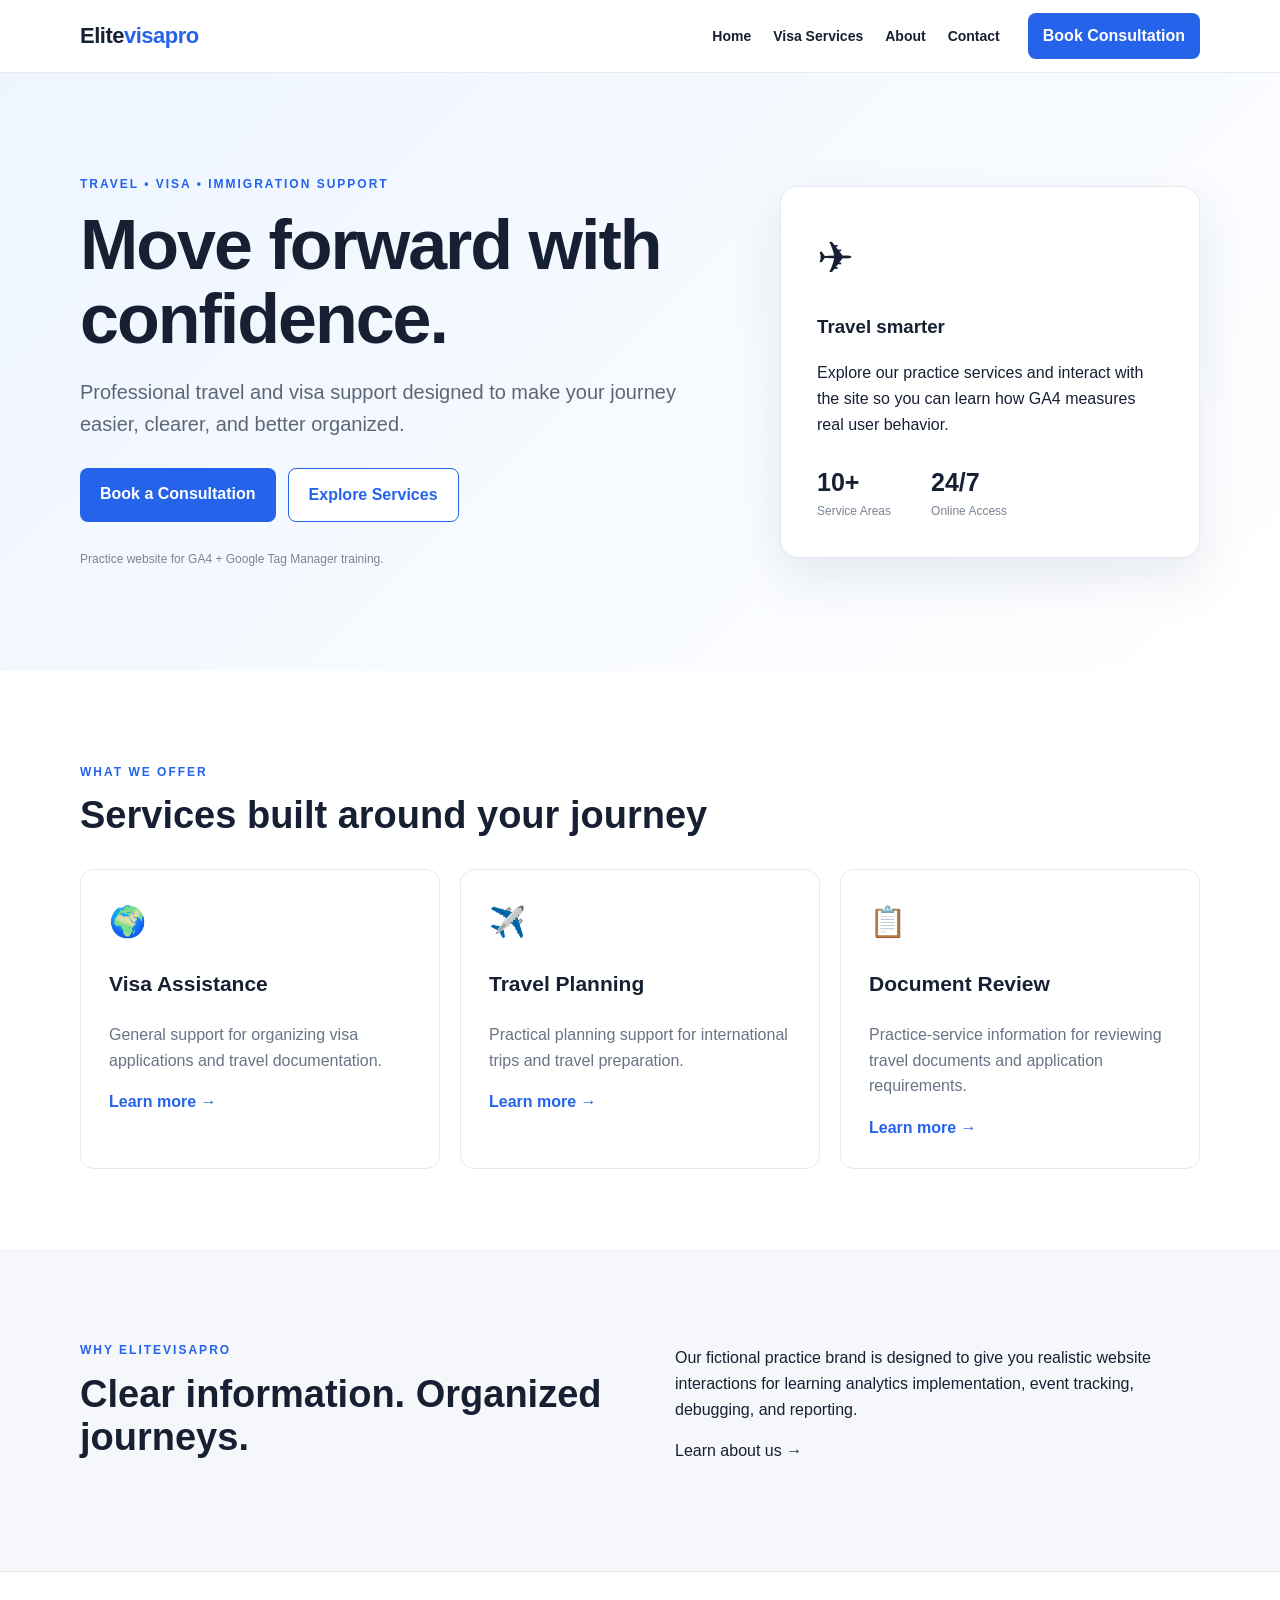
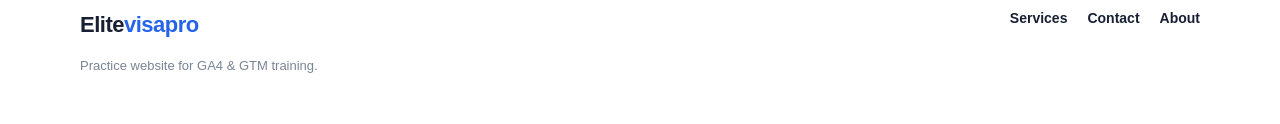
<file: index.html>
<!DOCTYPE html>
<html lang="en">
<head>
  <!-- Google tag (gtag.js) -->
<script async src="https://www.googletagmanager.com/gtag/js?id=G-2C9ENRMX5R"></script>
<script>
  window.dataLayer = window.dataLayer || [];
  function gtag(){dataLayer.push(arguments);}
  gtag('js', new Date());

  gtag('config', 'G-2C9ENRMX5R');
</script>
<meta charset="UTF-8">
<meta name="viewport" content="width=device-width, initial-scale=1.0">
  <title>Elitevisapro | Travel & Immigration Services</title>
<meta name="description" content="Elitevisapro helps travelers and businesses navigate visa and travel services with clear guidance and professional support.">
<link rel="stylesheet" href="style.css">
</head>
<body>
<header class="site-header">
  <div class="container nav">
    <a class="logo" href="index.html">Elite<span>visapro</span></a>
    <nav>
      <a href="index.html">Home</a>
      <a href="services.html">Visa Services</a>
      <a href="about.html">About</a>
      <a href="contact.html">Contact</a>
    </nav>
    <a class="btn btn-small" href="contact.html#consultation">Book Consultation</a>
  </div>
</header>

<main>
<section class="hero">
  <div class="container hero-grid">
    <div>
      <p class="eyebrow">TRAVEL • VISA • IMMIGRATION SUPPORT</p>
      <h1>Move forward with confidence.</h1>
      <p class="hero-text">Professional travel and visa support designed to make your journey easier, clearer, and better organized.</p>
      <div class="hero-actions">
        <a class="btn" href="contact.html#consultation" data-cta="book_consultation">Book a Consultation</a>
        <a class="btn btn-outline" href="services.html" data-cta="view_services">Explore Services</a>
      </div>
      <p class="small-note">Practice website for GA4 + Google Tag Manager training.</p>
    </div>
    <div class="hero-card">
      <div class="passport-icon">✈</div>
      <h3>Travel smarter</h3>
      <p>Explore our practice services and interact with the site so you can learn how GA4 measures real user behavior.</p>
      <div class="stats"><div><strong>10+</strong><span>Service Areas</span></div><div><strong>24/7</strong><span>Online Access</span></div></div>
    </div>
  </div>
</section>

<section class="section">
  <div class="container">
    <p class="eyebrow">WHAT WE OFFER</p>
    <h2>Services built around your journey</h2>
    <div class="cards">
      <article class="card"><span>🌍</span><h3>Visa Assistance</h3><p>General support for organizing visa applications and travel documentation.</p><a href="services.html#visa" data-service="visa_assistance">Learn more →</a></article>
      <article class="card"><span>✈️</span><h3>Travel Planning</h3><p>Practical planning support for international trips and travel preparation.</p><a href="services.html#travel" data-service="travel_planning">Learn more →</a></article>
      <article class="card"><span>📋</span><h3>Document Review</h3><p>Practice-service information for reviewing travel documents and application requirements.</p><a href="services.html#documents" data-service="document_review">Learn more →</a></article>
    </div>
  </div>
</section>

<section class="section band">
  <div class="container split">
    <div><p class="eyebrow">WHY ELITEVISAPRO</p><h2>Clear information. Organized journeys.</h2></div>
    <div><p>Our fictional practice brand is designed to give you realistic website interactions for learning analytics implementation, event tracking, debugging, and reporting.</p><a class="text-link" href="about.html">Learn about us →</a></div>
  </div>
</section>
</main>
<footer><div class="container footer"><div><a class="logo" href="index.html">Elite<span>visapro</span></a><p>Practice website for GA4 & GTM training.</p></div><div><a href="services.html">Services</a><a href="contact.html">Contact</a><a href="about.html">About</a></div></div></footer>
</body>
</html>
</file>
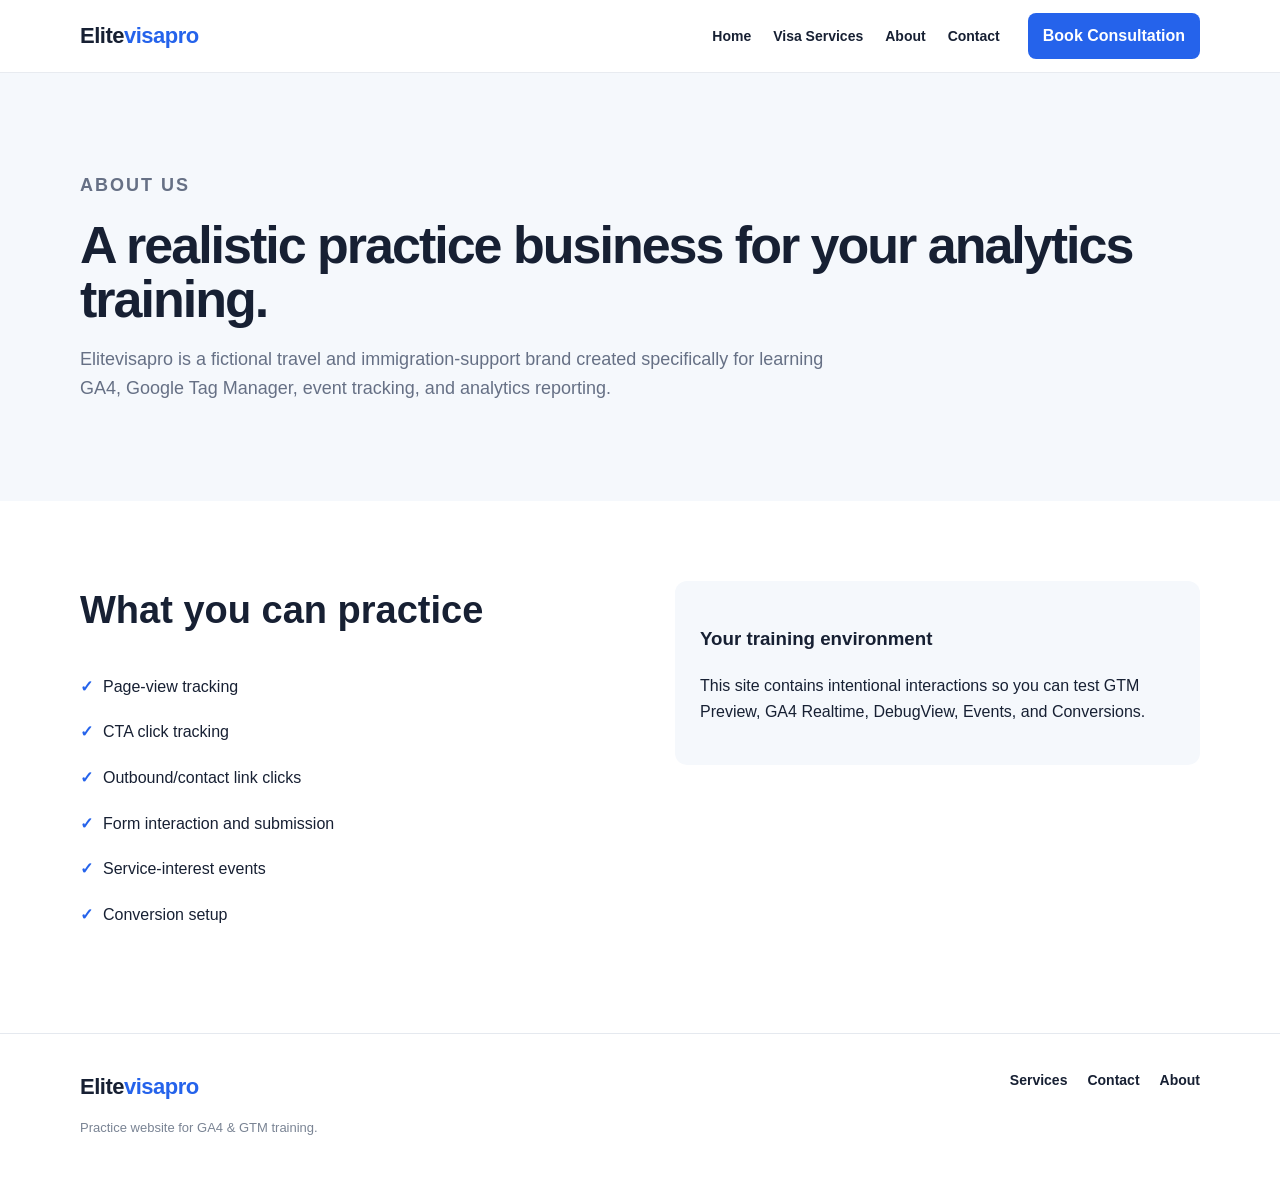
<file: about.html>
<!DOCTYPE html>
<html lang="en"><head>
  <!-- Google tag (gtag.js) -->
<script async src="https://www.googletagmanager.com/gtag/js?id=G-2C9ENRMX5R"></script>
<script>
  window.dataLayer = window.dataLayer || [];
  function gtag(){dataLayer.push(arguments);}
  gtag('js', new Date());

  gtag('config', 'G-2C9ENRMX5R');
</script><meta charset="UTF-8"><meta name="viewport" content="width=device-width,initial-scale=1.0"> <title>About Elitevisapro</title><link rel="stylesheet" href="style.css"></head>
<body>
<header class="site-header"><div class="container nav"><a class="logo" href="index.html">Elite<span>visapro</span></a><nav><a href="index.html">Home</a><a href="services.html">Visa Services</a><a href="about.html">About</a><a href="contact.html">Contact</a></nav><a class="btn btn-small" href="contact.html#consultation">Book Consultation</a></div></header>
<main><section class="page-hero"><div class="container"><p class="eyebrow">ABOUT US</p><h1>A realistic practice business for your analytics training.</h1><p>Elitevisapro is a fictional travel and immigration-support brand created specifically for learning GA4, Google Tag Manager, event tracking, and analytics reporting.</p></div></section>
<section class="section"><div class="container two-col"><div><h2>What you can practice</h2><ul class="checklist"><li>Page-view tracking</li><li>CTA click tracking</li><li>Outbound/contact link clicks</li><li>Form interaction and submission</li><li>Service-interest events</li><li>Conversion setup</li></ul></div><div class="info-box"><h3>Your training environment</h3><p>This site contains intentional interactions so you can test GTM Preview, GA4 Realtime, DebugView, Events, and Conversions.</p></div></div></section></main>
<footer><div class="container footer"><div><a class="logo" href="index.html">Elite<span>visapro</span></a><p>Practice website for GA4 & GTM training.</p></div><div><a href="services.html">Services</a><a href="contact.html">Contact</a><a href="about.html">About</a></div></div></footer>
</body></html>
</file>
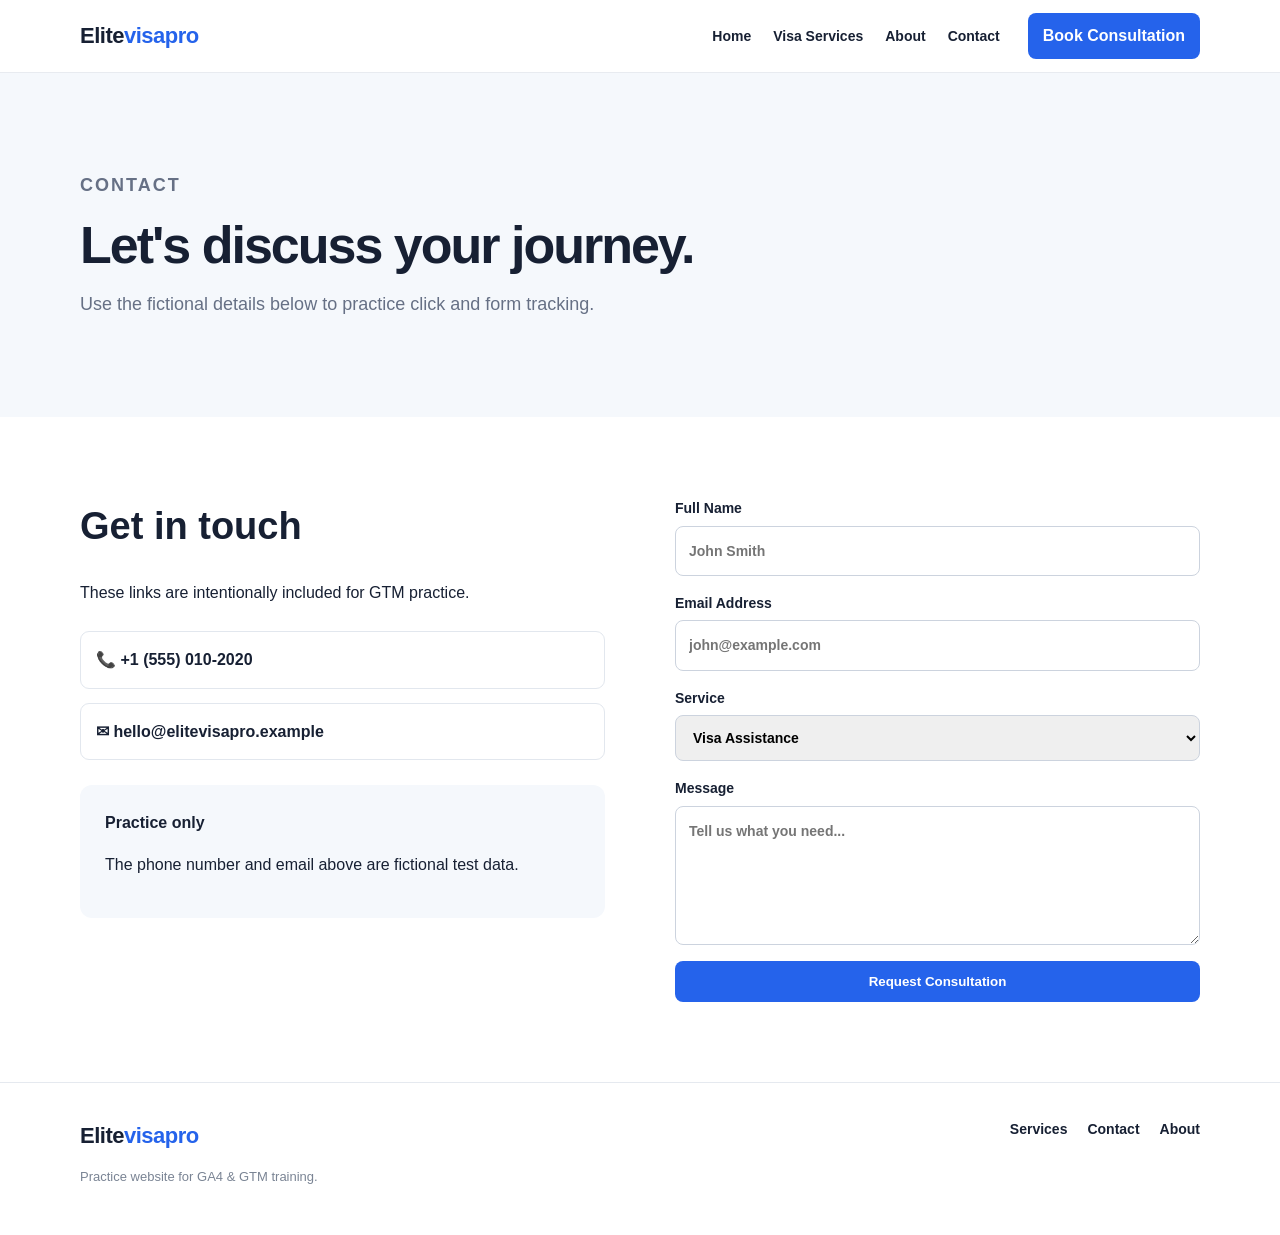
<file: contact.html>
<!DOCTYPE html>
<html lang="en"><head>
 <!-- Google tag (gtag.js) -->
<script async src="https://www.googletagmanager.com/gtag/js?id=G-2C9ENRMX5R"></script>
<script>
  window.dataLayer = window.dataLayer || [];
  function gtag(){dataLayer.push(arguments);}
  gtag('js', new Date());

  gtag('config', 'G-2C9ENRMX5R');
</script><meta charset="UTF-8"><meta name="viewport" content="width=device-width,initial-scale=1.0"><title>Contact Elitevisapro</title><link rel="stylesheet" href="style.css"></head>
<body>
<header class="site-header"><div class="container nav"><a class="logo" href="index.html">Elite<span>visapro</span></a><nav><a href="index.html">Home</a><a href="services.html">Visa Services</a><a href="about.html">About</a><a href="contact.html">Contact</a></nav><a class="btn btn-small" href="#consultation">Book Consultation</a></div></header>
<main>
<section class="page-hero"><div class="container"><p class="eyebrow">CONTACT</p><h1>Let's discuss your journey.</h1><p>Use the fictional details below to practice click and form tracking.</p></div></section>
<section class="section" id="consultation"><div class="container contact-grid">
<div><h2>Get in touch</h2><p>These links are intentionally included for GTM practice.</p><div class="contact-links"><a href="tel:+15550102020" data-contact="phone">📞 +1 (555) 010-2020</a><a href="mailto:hello@elitevisapro.example" data-contact="email">✉ hello@elitevisapro.example</a></div><div class="info-box"><strong>Practice only</strong><p>The phone number and email above are fictional test data.</p></div></div>
<form class="form" id="lead-form"><label>Full Name<input type="text" name="name" required placeholder="John Smith"></label><label>Email Address<input type="email" name="email" required placeholder="john@example.com"></label><label>Service<select name="service"><option>Visa Assistance</option><option>Travel Planning</option><option>Document Review</option></select></label><label>Message<textarea name="message" rows="5" placeholder="Tell us what you need..."></textarea></label><button class="btn" type="submit">Request Consultation</button><p id="form-message" class="success" hidden>Thank you! Your practice form submission was recorded.</p></form>
</div></section></main>
<footer><div class="container footer"><div><a class="logo" href="index.html">Elite<span>visapro</span></a><p>Practice website for GA4 & GTM training.</p></div><div><a href="services.html">Services</a><a href="contact.html">Contact</a><a href="about.html">About</a></div></div></footer>
<script>
document.getElementById('lead-form').addEventListener('submit', function(e){
 e.preventDefault();
 window.dataLayer = window.dataLayer || [];
 window.dataLayer.push({event:'generate_lead', form_name:'consultation_form', service:this.service.value});
 document.getElementById('form-message').hidden=false;
 this.reset();
});
</script>
</body></html>
</file>
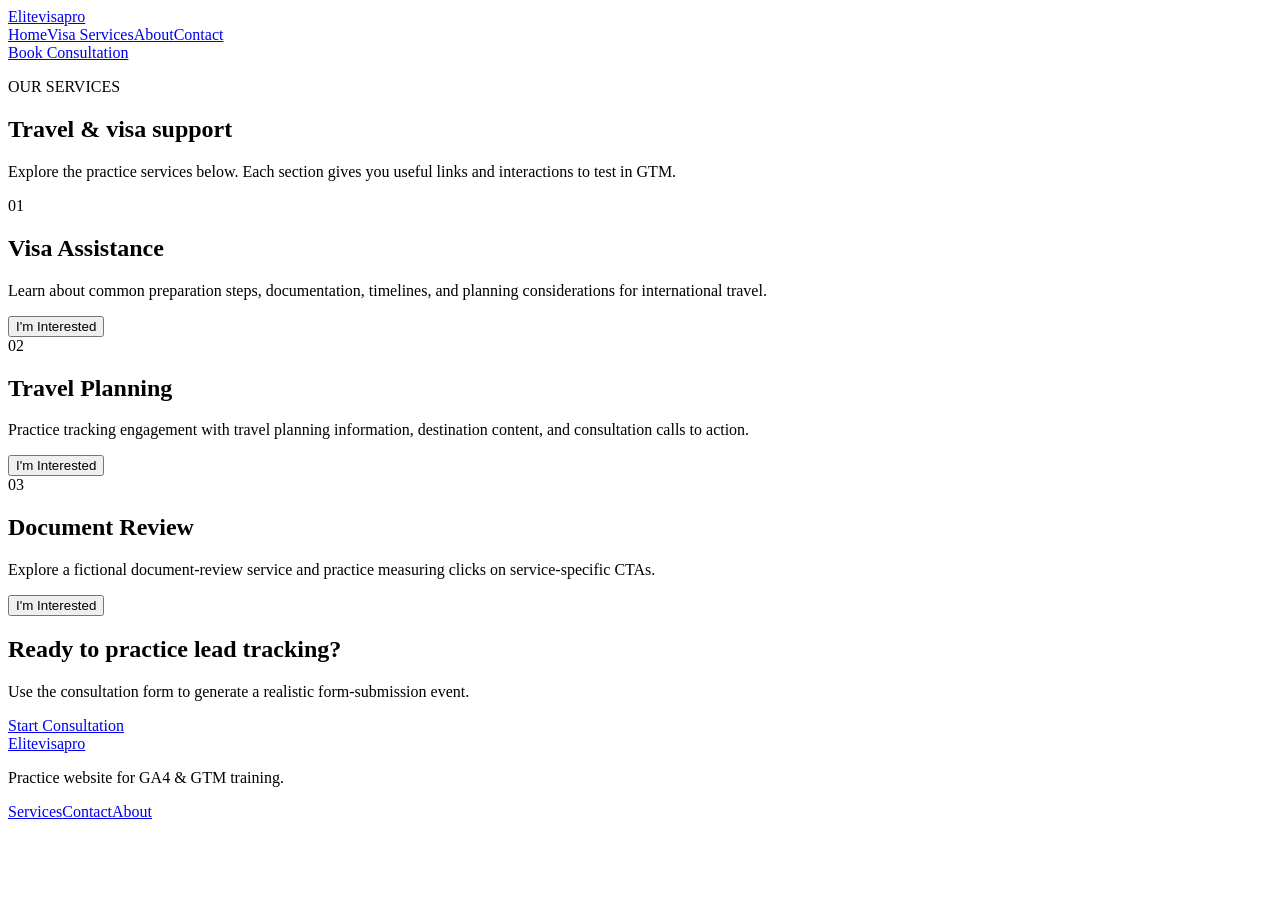
<file: services.html>
<!DOCTYPE html>
<html lang="en"><head>
 <!-- Google tag (gtag.js) -->
<script async src="https://www.googletagmanager.com/gtag/js?id=G-2C9ENRMX5R"></script>
<script>
  window.dataLayer = window.dataLayer || [];
  function gtag(){dataLayer.push(arguments);}
  gtag('js', new Date());

  gtag('config', 'G-2C9ENRMX5R');
</script><meta charset="UTF-8"><meta name="viewport" content="width=device-width,initial-scale=1.0 <title>Visa & Travel Services | Elitevisapro</title><link rel="stylesheet" href="style.css"></head>
<body>
<header class="site-header"><div class="container nav"><a class="logo" href="index.html">Elite<span>visapro</span></a><nav><a href="index.html">Home</a><a href="services.html">Visa Services</a><a href="about.html">About</a><a href="contact.html">Contact</a></nav><a class="btn btn-small" href="contact.html#consultation">Book Consultation</a></div></header>
<main>
<section class="page-hero"><div class="container"><p class="eyebrow">OUR SERVICES</p><h1>Travel & visa support</h1><p>Explore the practice services below. Each section gives you useful links and interactions to test in GTM.</p></div></section>
<section class="section"><div class="container service-list">
<article id="visa" class="service"><div class="service-number">01</div><div><h2>Visa Assistance</h2><p>Learn about common preparation steps, documentation, timelines, and planning considerations for international travel.</p><button class="btn" onclick="trackInterest('visa_assistance')">I'm Interested</button></div></article>
<article id="travel" class="service"><div class="service-number">02</div><div><h2>Travel Planning</h2><p>Practice tracking engagement with travel planning information, destination content, and consultation calls to action.</p><button class="btn" onclick="trackInterest('travel_planning')">I'm Interested</button></div></article>
<article id="documents" class="service"><div class="service-number">03</div><div><h2>Document Review</h2><p>Explore a fictional document-review service and practice measuring clicks on service-specific CTAs.</p><button class="btn" onclick="trackInterest('document_review')">I'm Interested</button></div></article>
</div></section>
<section class="section band"><div class="container centered"><h2>Ready to practice lead tracking?</h2><p>Use the consultation form to generate a realistic form-submission event.</p><a class="btn" href="contact.html#consultation" data-cta="services_consultation">Start Consultation</a></div></section>
</main>
<footer><div class="container footer"><div><a class="logo" href="index.html">Elite<span>visapro</span></a><p>Practice website for GA4 & GTM training.</p></div><div><a href="services.html">Services</a><a href="contact.html">Contact</a><a href="about.html">About</a></div></div></footer>
<script>
function trackInterest(service) {
  window.dataLayer = window.dataLayer || [];
  window.dataLayer.push({event:'service_interest', service_name:service});
  alert('Practice event sent: service_interest (' + service + ')');
}
</script>
</body></html>
</file>
<file: style.css>
*{box-sizing:border-box}body{margin:0;font-family:Inter,Arial,sans-serif;color:#172033;background:#fff;line-height:1.6}a{text-decoration:none;color:inherit}.container{width:min(1120px,92%);margin:auto}.site-header{border-bottom:1px solid #e8ebf0;background:#fff;position:sticky;top:0;z-index:10}.nav{min-height:72px;display:flex;align-items:center;gap:28px}.logo{font-size:22px;font-weight:800;letter-spacing:-.5px;margin-right:auto}.logo span{color:#2563eb}nav{display:flex;gap:22px;font-size:14px;font-weight:600}nav a:hover,.text-link:hover{color:#2563eb}.btn{display:inline-block;border:0;border-radius:8px;padding:13px 20px;background:#2563eb;color:#fff;font-weight:700;cursor:pointer}.btn:hover{opacity:.9}.btn-small{padding:10px 15px}.btn-outline{background:#fff;color:#2563eb;border:1px solid #2563eb}.hero{background:linear-gradient(135deg,#eef5ff,#fff);padding:90px 0}.hero-grid{display:grid;grid-template-columns:1.2fr .8fr;gap:70px;align-items:center}.eyebrow{font-size:12px;letter-spacing:2px;font-weight:800;color:#2563eb}.hero h1,.page-hero h1{font-size:clamp(42px,6vw,70px);line-height:1.05;letter-spacing:-2px;margin:15px 0}.hero-text{font-size:20px;color:#5c6678;max-width:650px}.hero-actions{display:flex;gap:12px;margin:28px 0}.small-note{font-size:12px;color:#7a8494}.hero-card{background:#fff;border:1px solid #e3e8f0;border-radius:18px;padding:36px;box-shadow:0 20px 50px rgba(30,60,100,.1)}.passport-icon{font-size:44px}.stats{display:flex;gap:40px;margin-top:25px}.stats strong,.stats span{display:block}.stats strong{font-size:25px}.stats span{font-size:12px;color:#7a8494}.section{padding:80px 0}.section h2{font-size:38px;line-height:1.15;margin-top:8px}.cards{display:grid;grid-template-columns:repeat(3,1fr);gap:20px;margin-top:30px}.card{border:1px solid #e5e9ef;border-radius:14px;padding:28px}.card span{font-size:30px}.card h3{font-size:21px}.card p{color:#687386}.card a{font-weight:700;color:#2563eb}.band{background:#f5f7fa}.split,.two-col,.contact-grid{display:grid;grid-template-columns:1fr 1fr;gap:70px;align-items:start}.page-hero{padding:80px 0;background:#f5f8fc}.page-hero h1{font-size:52px}.page-hero p{max-width:760px;color:#667085;font-size:18px}.service-list{display:grid;gap:35px}.service{display:grid;grid-template-columns:80px 1fr;gap:25px;border-bottom:1px solid #e4e8ee;padding-bottom:35px}.service-number{font-size:22px;font-weight:800;color:#2563eb}.service h2{font-size:30px}.centered{text-align:center}.checklist{padding:0;list-style:none}.checklist li{padding:10px 0}.checklist li:before{content:'✓';color:#2563eb;font-weight:800;margin-right:10px}.info-box{background:#f5f8fc;border-radius:12px;padding:25px}.contact-links{display:grid;gap:14px;margin:25px 0}.contact-links a{padding:15px;border:1px solid #e2e7ee;border-radius:9px;font-weight:700}.form{display:grid;gap:16px}.form label{font-weight:700;font-size:14px}.form input,.form select,.form textarea{display:block;width:100%;margin-top:6px;border:1px solid #ccd3de;border-radius:8px;padding:13px;font:inherit}.success{padding:12px;background:#e9f8ef;border-radius:8px;color:#176b38}footer{border-top:1px solid #e5e9ef;padding:35px 0}.footer{display:flex;justify-content:space-between;gap:30px}.footer p{font-size:13px;color:#7a8494}.footer>div:last-child{display:flex;gap:20px;font-weight:600;font-size:14px}@media(max-width:800px){nav{display:none}.nav{gap:10px}.hero-grid,.cards,.split,.two-col,.contact-grid{grid-template-columns:1fr}.hero{padding:60px 0}.page-hero h1{font-size:40px}.service{grid-template-columns:1fr}.footer{display:grid}.footer>div:last-child{flex-wrap:wrap}}
</file>
